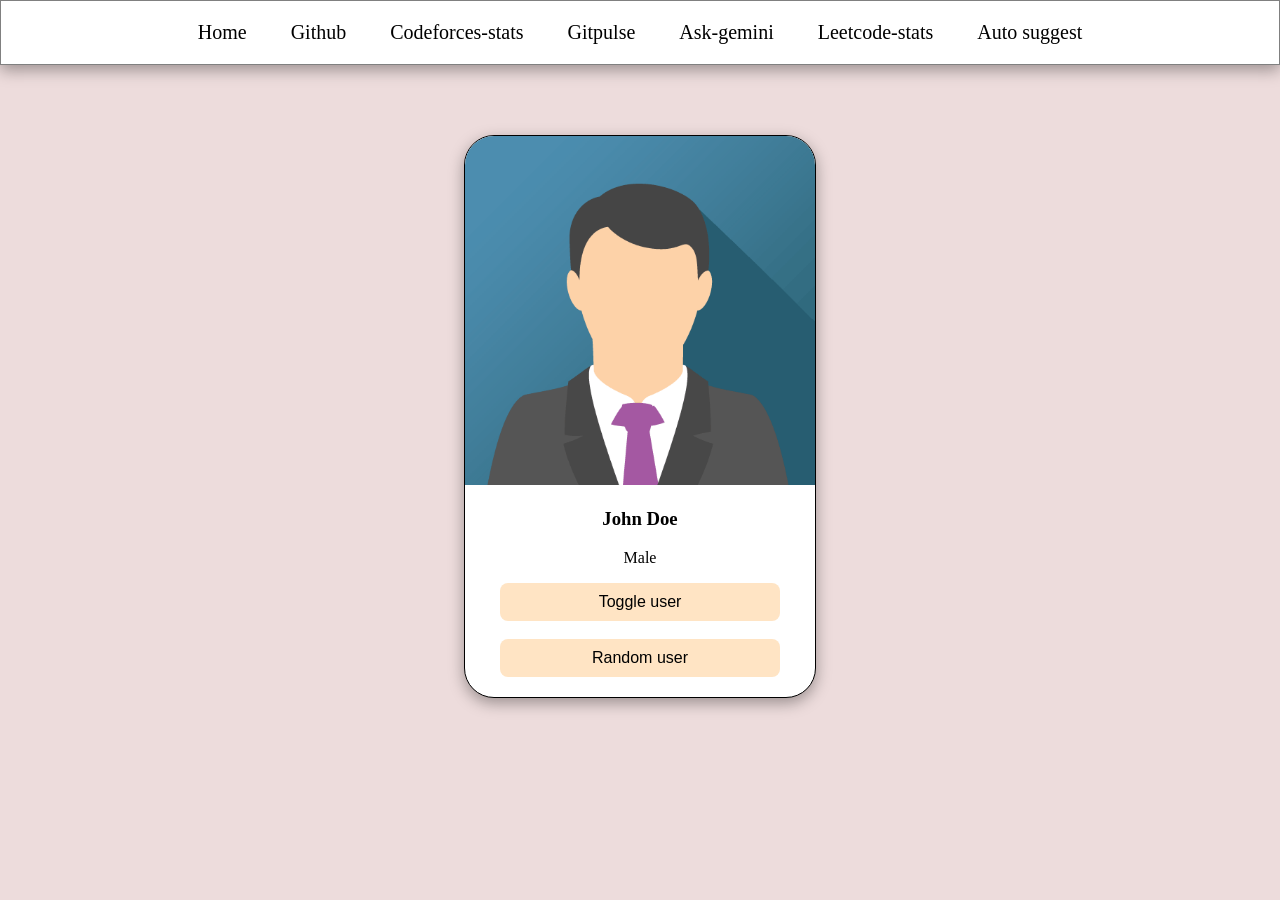
<file: src/main/resources/static/index.html>
<!DOCTYPE html>
<html lang="en">
<head>
    <meta charset="UTF-8">
    <meta name="viewport" content="width=device-width, initial-scale=1.0">
    <title>Document</title>
    <link rel="stylesheet" href="index.css">
</head>
<body>
    <!-- <h1>Welcome to HTML</h1> -->
     <div class="navbar">
        <a href="">Home</a>
        <a href="https://github.com/" target="_blank">Github</a>
        <a href="codeforces-stats.html" target="_blank">Codeforces-stats</a>
        <a href="gitpulse.html" target="_blank">Gitpulse</a>
        <a href="ask-gemini.html" target="_blank">Ask-gemini</a>
        <a href="leetcode-stats.html" target="_blank">Leetcode-stats</a>
        <a href="autosuggest.html" target="_blank">Auto suggest</a>
     </div>
     <div class="card">
        <img id="user-image" src ="john.png" alt="image not found">
        
        <h3 id="user-name">John Doe</h3>
        <p id="user-gender">Male</p>
        <button onclick="toggleuser()">Toggle user</button>
        <br>
        <br>
        <button onclick="randomUser()">Random user</button>
     </div>
    <script src="index.js"></script> 
</body>
</html>
</file>
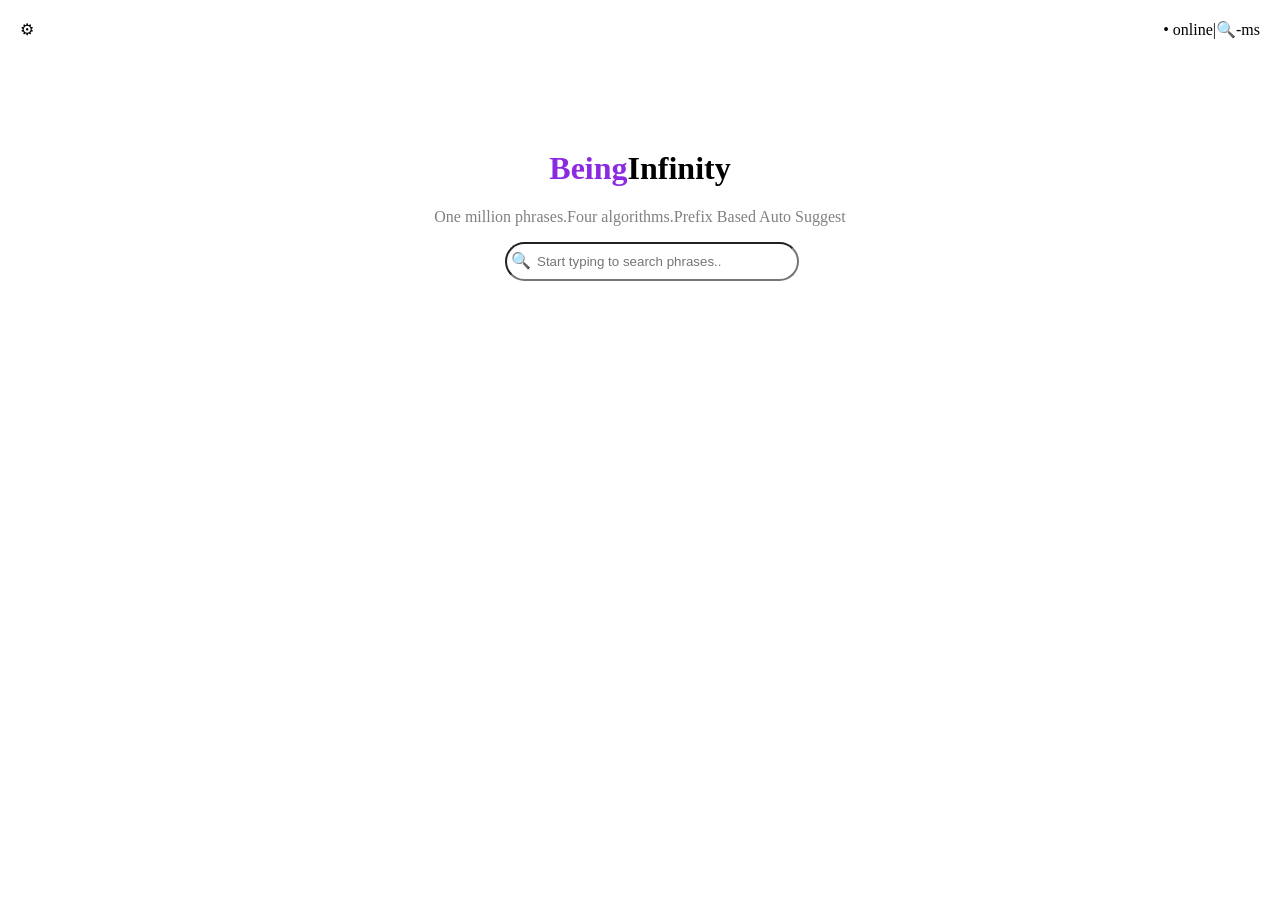
<file: src/main/resources/static/autosuggest.html>
<!DOCTYPE html>
<html lang="en">
<head>
    <meta charset="UTF-8">
    <meta name="viewport" content="width=device-width, initial-scale=1.0">
    <title>Document</title>
    <style>
        body{
            text-align: center;
        }
        .gear{
            position: fixed;
            top: 20px;
            left: 20px;
        }
        .pill{
            position: fixed;
            top: 20px;
            right: 20px;
        }
        .logo{
            margin-top: 150px;
        
        }
        .logofirst{
            color: blueviolet;
        }
        .para{
            color: gray;
        }
        .search-box{
            padding-top: 10px;
            padding-right: 10px;
            padding-bottom: 10px;
            padding-left: 30px;
            border-radius: 30px;
            width: 250px;
           
        }
        .lens{
            position: relative;
            left:30px;
        }
        .search-suggestion{
            width:250px;
            margin: 8px 0 0;
            border-radius: 16px;
            text-align: left;
            margin:0px auto;
            overflow:hidden;
        }
        .suggestion{
            padding:10px 14px;
            border-bottom: 1px solid #f2f2f2;
            font-size: 14px;

        }

    </style>
</head>
<body>
       <span class="gear"> &#9881;</span>
       <span class="pill"> &#8226; online|&#128269;-ms </span>
    <h1 class="logo">
        <span class="logofirst"> Being</span>Infinity</h1>
       <p class="para">One million phrases.Four algorithms.Prefix Based Auto Suggest</p>
       <span class="lens">&#128269;</span>
       <input class="search-box" type="text"
             placeholder="Start typing to search phrases.." >
        <div class="search-suggestion">
          <!-- <div class="suggestion">Data Science</div>
          <div class="suggestion">Cyber Security</div>
          <div class="suggestion">Computer Science</div> -->
        </div>
        <script>
            function getSearchSuggestions(){
                var searcheBox=document.getElementByClassName("search-box");
                var searcheBox=document.getElementByClassName("search-suggestions");
                

            }
        </script>
</body>
</html>
</file>
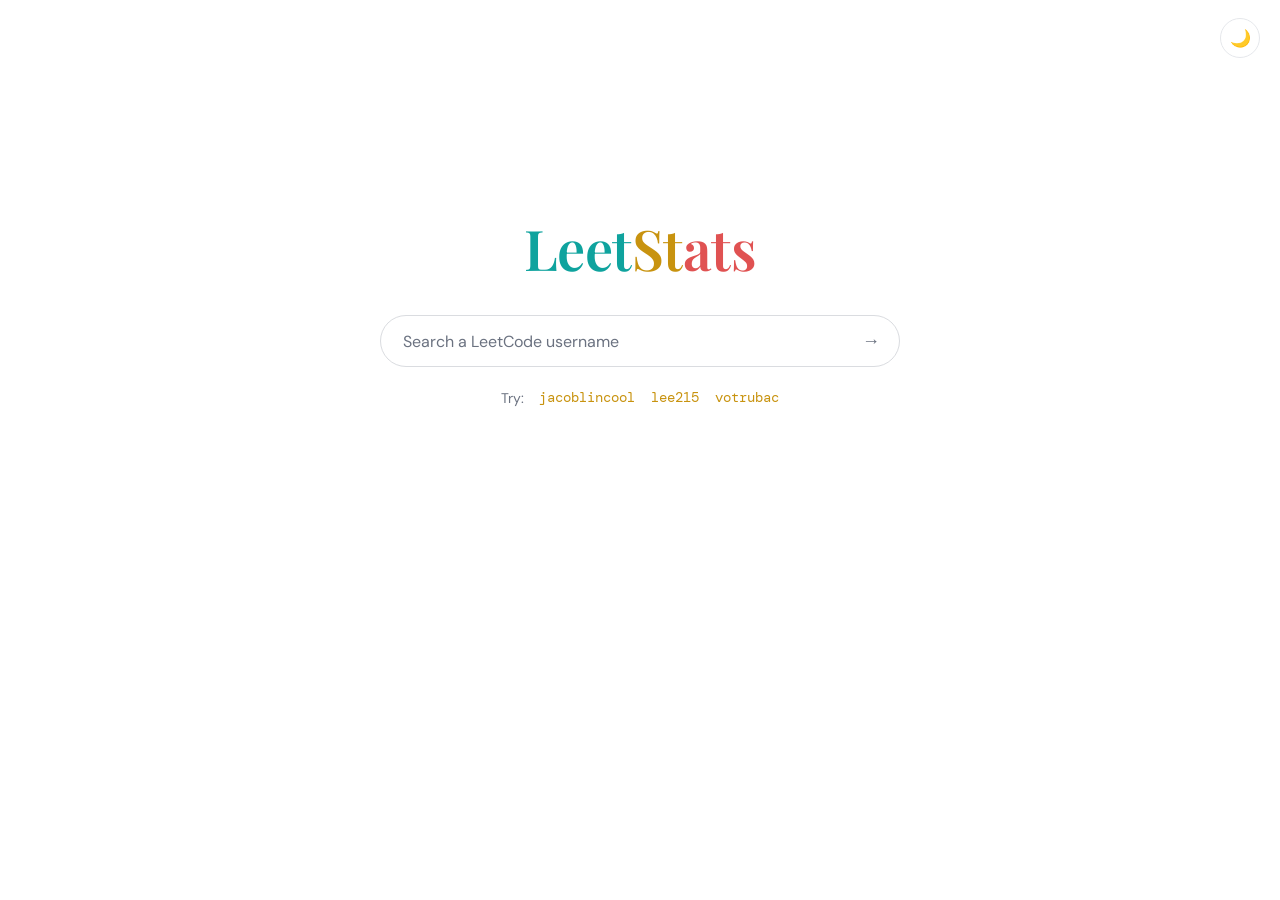
<file: src/main/resources/static/leetcode-stats.html>
<!DOCTYPE html>
<html lang="en" data-theme="light">
<head>
<meta charset="UTF-8">
<meta name="viewport" content="width=device-width, initial-scale=1.0">
<title>LeetStats</title>
<link rel="preconnect" href="https://fonts.googleapis.com">
<link rel="preconnect" href="https://fonts.gstatic.com" crossorigin>
<link href="https://fonts.googleapis.com/css2?family=Playfair+Display:wght@600&family=DM+Sans:wght@400;500;700&family=DM+Mono:wght@400;500&display=swap" rel="stylesheet">
<style>
  :root, [data-theme="light"] {
    --bg: #ffffff;
    --text: #1f2328;
    --muted: #6b7280;
    --line: #e5e7eb;
    --surface: #ffffff;
    --input-border: #dadce0;
    --input-shadow: rgba(32, 33, 36, 0.12);
    --track: #f0f1f3;
    --easy: #0fa39e;
    --medium: #c8930f;
    --hard: #e05252;
    --accent: #c8930f;
    --card-shadow: 0 1px 3px rgba(32, 33, 36, 0.08), 0 8px 28px rgba(32, 33, 36, 0.06);
  }
  [data-theme="dark"] {
    --bg: #0a0b0d;
    --text: #e9e7e2;
    --muted: #8b8f98;
    --line: rgba(255, 255, 255, 0.09);
    --surface: #121418;
    --input-border: rgba(255, 255, 255, 0.14);
    --input-shadow: rgba(0, 0, 0, 0.5);
    --track: rgba(255, 255, 255, 0.08);
    --easy: #3ddad7;
    --medium: #e3b341;
    --hard: #ff6b6b;
    --accent: #e3b341;
    --card-shadow: 0 20px 50px rgba(0, 0, 0, 0.45);
  }

  * { margin: 0; padding: 0; box-sizing: border-box; }

  html, body { height: 100%; }

  body {
    background: var(--bg);
    color: var(--text);
    font-family: "DM Sans", system-ui, sans-serif;
    display: flex;
    flex-direction: column;
    align-items: center;
    transition: background 0.25s, color 0.25s;
  }

  /* theme toggle, top right */
  .theme-toggle {
    position: fixed;
    top: 18px;
    right: 20px;
    width: 40px;
    height: 40px;
    border-radius: 50%;
    border: 1px solid var(--line);
    background: var(--surface);
    color: var(--text);
    font-size: 17px;
    cursor: pointer;
    display: flex;
    align-items: center;
    justify-content: center;
    transition: background 0.25s, border-color 0.25s, transform 0.15s;
    z-index: 10;
  }
  .theme-toggle:hover { transform: scale(1.06); }
  .theme-toggle:focus-visible { outline: 2px solid var(--accent); outline-offset: 2px; }

  main {
    width: 100%;
    max-width: 640px;
    padding: 0 24px 64px;
    display: flex;
    flex-direction: column;
    align-items: center;
    /* Google-style: sits a bit above vertical center when idle */
    margin-top: clamp(96px, 24vh, 210px);
    transition: margin-top 0.45s cubic-bezier(0.3, 0.8, 0.3, 1);
  }
  body.has-result main { margin-top: 72px; }

  .wordmark {
    font-family: "Playfair Display", serif;
    font-weight: 600;
    font-size: clamp(40px, 8vw, 56px);
    letter-spacing: -0.01em;
    margin-bottom: 30px;
    user-select: none;
  }
  .wordmark .l { color: var(--easy); }
  .wordmark .e { color: var(--medium); }
  .wordmark .t { color: var(--hard); }

  /* search */
  .search {
    width: 100%;
    max-width: 520px;
    display: flex;
    align-items: center;
    gap: 12px;
    background: var(--surface);
    border: 1px solid var(--input-border);
    border-radius: 999px;
    padding: 0 8px 0 22px;
    height: 52px;
    transition: box-shadow 0.2s, border-color 0.2s, background 0.25s;
  }
  .search:focus-within {
    box-shadow: 0 2px 10px var(--input-shadow);
    border-color: transparent;
  }
  [data-theme="dark"] .search:focus-within { border-color: var(--accent); box-shadow: none; }

  .search input {
    flex: 1;
    min-width: 0;
    border: none;
    outline: none;
    background: transparent;
    color: var(--text);
    font-family: "DM Mono", monospace;
    font-size: 16px;
  }
  .search input::placeholder { color: var(--muted); font-family: "DM Sans", sans-serif; }

  .search button {
    border: none;
    background: transparent;
    color: var(--muted);
    font-size: 18px;
    width: 40px;
    height: 40px;
    border-radius: 50%;
    cursor: pointer;
    display: flex;
    align-items: center;
    justify-content: center;
    transition: color 0.15s, background 0.15s;
  }
  .search button:hover { color: var(--accent); background: var(--track); }
  .search button:focus-visible { outline: 2px solid var(--accent); outline-offset: 1px; }
  .search button:disabled { opacity: 0.45; cursor: wait; }

  .try {
    margin-top: 20px;
    font-size: 14px;
    color: var(--muted);
    display: flex;
    gap: 14px;
    align-items: center;
    flex-wrap: wrap;
    justify-content: center;
  }
  .try button {
    background: none;
    border: none;
    padding: 2px 1px;
    color: var(--accent);
    font-family: "DM Mono", monospace;
    font-size: 13.5px;
    cursor: pointer;
    border-bottom: 1px dashed transparent;
    transition: border-color 0.15s;
  }
  .try button:hover { border-bottom-color: var(--accent); }
  .try button:focus-visible { outline: 2px solid var(--accent); outline-offset: 2px; }

  /* states */
  .loader {
    margin-top: 52px;
    width: 34px; height: 34px;
    border: 3px solid var(--track);
    border-top-color: var(--accent);
    border-radius: 50%;
    animation: spin 0.8s linear infinite;
  }
  @keyframes spin { to { transform: rotate(360deg); } }

  .error {
    margin-top: 44px;
    text-align: center;
    color: var(--muted);
    font-size: 14.5px;
    line-height: 1.6;
    max-width: 420px;
  }
  .error b { color: var(--hard); font-weight: 700; display: block; margin-bottom: 4px; }

  /* card */
  .card {
    width: 100%;
    margin-top: 44px;
    background: var(--surface);
    border: 1px solid var(--line);
    border-radius: 18px;
    padding: 30px 34px;
    box-shadow: var(--card-shadow);
    animation: rise 0.45s cubic-bezier(0.2, 0.7, 0.3, 1) both;
    transition: background 0.25s, border-color 0.25s;
  }
  @keyframes rise {
    from { opacity: 0; transform: translateY(14px); }
    to   { opacity: 1; transform: translateY(0); }
  }

  .card-head {
    display: flex;
    justify-content: space-between;
    align-items: baseline;
    gap: 10px;
    flex-wrap: wrap;
    margin-bottom: 26px;
  }
  .card-head a {
    font-family: "Playfair Display", serif;
    font-size: 23px;
    font-weight: 600;
    color: var(--text);
    text-decoration: none;
  }
  .card-head a:hover { color: var(--accent); }
  .card-head .rank {
    font-family: "DM Mono", monospace;
    font-size: 13px;
    color: var(--muted);
  }
  .card-head .rank b { color: var(--accent); font-weight: 500; }

  .card-body {
    display: grid;
    grid-template-columns: 168px 1fr;
    gap: 34px;
    align-items: center;
  }

  .ring-wrap { position: relative; width: 168px; height: 168px; margin: 0 auto; }
  .ring-wrap svg { transform: rotate(-90deg); display: block; }
  .ring-track { fill: none; stroke: var(--track); stroke-width: 9; }
  .ring-fill {
    fill: none;
    stroke: var(--accent);
    stroke-width: 9;
    stroke-linecap: round;
    transition: stroke-dashoffset 1.1s cubic-bezier(0.3, 0.8, 0.3, 1), stroke 0.25s;
  }
  .ring-center {
    position: absolute; inset: 0;
    display: flex; flex-direction: column;
    align-items: center; justify-content: center;
  }
  .ring-center .big {
    font-family: "DM Mono", monospace;
    font-size: 36px;
    line-height: 1;
  }
  .ring-center .small {
    color: var(--muted);
    font-size: 11.5px;
    margin-top: 6px;
    letter-spacing: 0.06em;
    text-transform: uppercase;
  }

  .bars { display: flex; flex-direction: column; gap: 18px; }
  .bar-top {
    display: flex;
    justify-content: space-between;
    align-items: baseline;
    margin-bottom: 7px;
  }
  .bar-top .label {
    font-size: 12.5px;
    font-weight: 700;
    letter-spacing: 0.09em;
    text-transform: uppercase;
  }
  .bar-top .nums {
    font-family: "DM Mono", monospace;
    font-size: 13px;
    color: var(--muted);
  }
  .bar-top .nums b { color: var(--text); font-weight: 500; }
  .bar-track { height: 7px; border-radius: 99px; background: var(--track); overflow: hidden; }
  .bar-fill { height: 100%; width: 0; border-radius: 99px; transition: width 1.1s cubic-bezier(0.3, 0.8, 0.3, 1); }
  .easy   .label { color: var(--easy); }   .easy   .bar-fill { background: var(--easy); }
  .medium .label { color: var(--medium); } .medium .bar-fill { background: var(--medium); }
  .hard   .label { color: var(--hard); }   .hard   .bar-fill { background: var(--hard); }

  .hidden { display: none !important; }

  @media (max-width: 540px) {
    .card { padding: 24px 20px; }
    .card-body { grid-template-columns: 1fr; gap: 26px; }
  }

  @media (prefers-reduced-motion: reduce) {
    * { animation: none !important; transition: none !important; }
  }
</style>
</head>
<body>
  <button class="theme-toggle" id="theme-toggle" aria-label="Switch theme" title="Switch theme">🌙</button>

  <main>
    <h1 class="wordmark"><span class="l">Leet</span><span class="e">St</span><span class="t">ats</span></h1>

    <div class="search">
      <input id="username" type="text" placeholder="Search a LeetCode username" autocomplete="off" spellcheck="false" aria-label="LeetCode username">
      <button id="go" aria-label="Fetch stats" title="Fetch stats">→</button>
    </div>

    <div class="try">
      <span>Try:</span>
      <button data-u="jacoblincool">jacoblincool</button>
      <button data-u="lee215">lee215</button>
      <button data-u="votrubac">votrubac</button>
    </div>

    <div id="loading" class="loader hidden" role="status" aria-label="Loading"></div>

    <div id="error" class="error hidden" role="alert">
      <b>Couldn't fetch that profile</b>
      <span id="error-msg"></span>
    </div>

    <section id="card" class="card hidden" aria-live="polite">
      <div class="card-head">
        <a id="profile-link" href="#" target="_blank" rel="noopener"></a>
        <span class="rank">Rank <b id="ranking">—</b></span>
      </div>
      <div class="card-body">
        <div class="ring-wrap">
          <svg width="168" height="168" viewBox="0 0 168 168" aria-hidden="true">
            <circle class="ring-track" cx="84" cy="84" r="74"></circle>
            <circle class="ring-fill" id="ring" cx="84" cy="84" r="74"></circle>
          </svg>
          <div class="ring-center">
            <div class="big" id="total-solved">0</div>
            <div class="small" id="total-label">solved</div>
          </div>
        </div>
        <div class="bars">
          <div class="bar-row easy">
            <div class="bar-top"><span class="label">Easy</span>
              <span class="nums"><b id="easy-solved">0</b> / <span id="easy-total">0</span></span></div>
            <div class="bar-track"><div class="bar-fill" id="easy-bar"></div></div>
          </div>
          <div class="bar-row medium">
            <div class="bar-top"><span class="label">Medium</span>
              <span class="nums"><b id="medium-solved">0</b> / <span id="medium-total">0</span></span></div>
            <div class="bar-track"><div class="bar-fill" id="medium-bar"></div></div>
          </div>
          <div class="bar-row hard">
            <div class="bar-top"><span class="label">Hard</span>
              <span class="nums"><b id="hard-solved">0</b> / <span id="hard-total">0</span></span></div>
            <div class="bar-track"><div class="bar-fill" id="hard-bar"></div></div>
          </div>
        </div>
      </div>
    </section>
  </main>

<script>
(function () {
  "use strict";

  /* ---------- theme ---------- */
  var root = document.documentElement;
  var toggle = document.getElementById("theme-toggle");
  var prefersDark = window.matchMedia("(prefers-color-scheme: dark)").matches;
  setTheme(prefersDark ? "dark" : "light");

  function setTheme(t) {
    root.setAttribute("data-theme", t);
    toggle.textContent = t === "dark" ? "☀️" : "🌙";
  }
  toggle.addEventListener("click", function () {
    setTheme(root.getAttribute("data-theme") === "dark" ? "light" : "dark");
  });

  /* ---------- elements ---------- */
  var input = document.getElementById("username");
  var goBtn = document.getElementById("go");
  var loadingEl = document.getElementById("loading");
  var errorEl = document.getElementById("error");
  var errorMsg = document.getElementById("error-msg");
  var cardEl = document.getElementById("card");

  var RING_R = 74;
  var RING_C = 2 * Math.PI * RING_R;
  var ring = document.getElementById("ring");
  ring.setAttribute("stroke-dasharray", RING_C);
  ring.setAttribute("stroke-dashoffset", RING_C);

  /* ---------- data sources (tried in order) ---------- */
  var SOURCES = [
    {
      url: function (u) { return "https://leetcode-api-faisalshohag.vercel.app/" + encodeURIComponent(u); },
      parse: function (d) {
        if (!d || d.errors || d.totalSolved === undefined) return null;
        return pick(d);
      }
    },
    {
      url: function (u) { return "https://alfa-leetcode-api.onrender.com/userProfile/" + encodeURIComponent(u); },
      parse: function (d) {
        if (!d || d.errors || d.totalSolved === undefined) return null;
        return pick(d);
      }
    },
    {
      url: function (u) { return "https://leetcode-stats-api.herokuapp.com/" + encodeURIComponent(u); },
      parse: function (d) {
        if (!d || d.status !== "success") return null;
        return pick(d);
      }
    }
  ];

  function pick(d) {
    return {
      totalSolved: d.totalSolved, totalQuestions: d.totalQuestions,
      easySolved: d.easySolved, totalEasy: d.totalEasy,
      mediumSolved: d.mediumSolved, totalMedium: d.totalMedium,
      hardSolved: d.hardSolved, totalHard: d.totalHard,
      ranking: d.ranking
    };
  }

  function fetchWithTimeout(url, ms) {
    var ctrl = new AbortController();
    var t = setTimeout(function () { ctrl.abort(); }, ms);
    return fetch(url, { signal: ctrl.signal })
      .then(function (r) { return r.json(); })
      .finally(function () { clearTimeout(t); });
  }

  function fetchStats(username) {
    var i = 0;
    function tryNext() {
      if (i >= SOURCES.length) return Promise.reject(new Error("all sources failed"));
      var src = SOURCES[i++];
      return fetchWithTimeout(src.url(username), 12000)
        .then(function (json) {
          var parsed = src.parse(json);
          return parsed || tryNext();
        })
        .catch(function () { return tryNext(); });
    }
    return tryNext();
  }

  /* ---------- rendering ---------- */
  function fmt(n) {
    if (n === null || n === undefined || isNaN(n)) return "—";
    return Number(n).toLocaleString("en-US");
  }

  function countUp(el, target, ms) {
    var reduce = window.matchMedia("(prefers-reduced-motion: reduce)").matches;
    if (reduce || !target) { el.textContent = fmt(target || 0); return; }
    var start = performance.now();
    (function step(now) {
      var p = Math.min(((now || performance.now()) - start) / ms, 1);
      var eased = 1 - Math.pow(1 - p, 3);
      el.textContent = fmt(Math.round(target * eased));
      if (p < 1) requestAnimationFrame(step);
    })();
  }

  function setBar(id, solved, total) {
    var pct = total > 0 ? (solved / total) * 100 : 0;
    document.getElementById(id).style.width = Math.max(pct, solved > 0 ? 2 : 0) + "%";
  }

  function render(username, s) {
    var link = document.getElementById("profile-link");
    link.textContent = username;
    link.href = "https://leetcode.com/u/" + encodeURIComponent(username) + "/";

    document.getElementById("ranking").textContent = "#" + fmt(s.ranking);
    document.getElementById("total-label").textContent = "of " + fmt(s.totalQuestions);
    document.getElementById("easy-solved").textContent = fmt(s.easySolved);
    document.getElementById("easy-total").textContent = fmt(s.totalEasy);
    document.getElementById("medium-solved").textContent = fmt(s.mediumSolved);
    document.getElementById("medium-total").textContent = fmt(s.totalMedium);
    document.getElementById("hard-solved").textContent = fmt(s.hardSolved);
    document.getElementById("hard-total").textContent = fmt(s.totalHard);

    document.body.classList.add("has-result");
    cardEl.classList.remove("hidden");

    requestAnimationFrame(function () {
      requestAnimationFrame(function () {
        countUp(document.getElementById("total-solved"), s.totalSolved, 1100);
        var pct = s.totalQuestions > 0 ? s.totalSolved / s.totalQuestions : 0;
        ring.setAttribute("stroke-dashoffset", RING_C * (1 - pct));
        setBar("easy-bar", s.easySolved, s.totalEasy);
        setBar("medium-bar", s.mediumSolved, s.totalMedium);
        setBar("hard-bar", s.hardSolved, s.totalHard);
      });
    });
  }

  function resetCard() {
    ring.setAttribute("stroke-dashoffset", RING_C);
    ["easy-bar", "medium-bar", "hard-bar"].forEach(function (id) {
      document.getElementById(id).style.width = "0";
    });
    document.getElementById("total-solved").textContent = "0";
  }

  /* ---------- flow ---------- */
  var busy = false;

  function lookup(username) {
    username = (username || "").trim();
    if (!username || busy) return;
    busy = true;

    input.value = username;
    goBtn.disabled = true;
    errorEl.classList.add("hidden");
    cardEl.classList.add("hidden");
    resetCard();
    loadingEl.classList.remove("hidden");

    fetchStats(username)
      .then(function (stats) {
        loadingEl.classList.add("hidden");
        render(username, stats);
      })
      .catch(function () {
        loadingEl.classList.add("hidden");
        errorMsg.textContent = 'No stats found for "' + username +
          '". Check the spelling, or the public stats APIs may be briefly busy — try again in a moment.';
        errorEl.classList.remove("hidden");
      })
      .finally(function () {
        goBtn.disabled = false;
        busy = false;
      });
  }

  goBtn.addEventListener("click", function () { lookup(input.value); });
  input.addEventListener("keydown", function (e) { if (e.key === "Enter") lookup(input.value); });
  document.querySelectorAll(".try button").forEach(function (b) {
    b.addEventListener("click", function () { lookup(b.dataset.u); });
  });
})();
</script>
</body>
</html>
</file>
<file: src/main/resources/static/index.css>
body{
    margin: 0px;
    background-color: rgb(237, 220, 220);
    
}   
h1{
    color: green;
}
.navbar{
    border-style: solid;
    border-width: 1px;
    border-color: gray;
    padding: 20px;
    text-align: center;
    background-color: white;
    box-shadow: rgba(0, 0, 0, 0.35) 0px 5px 15px;
}
.navbar a{
    padding: 20px;
    text-decoration: none;
    color: black;
    font-size: 20px;
}
.navbar a:hover{
    color: rebeccapurple;
    background-color: rgb(184, 235, 235);
}
.card{
    border:1px solid black;
    width: 350px;
    border-radius: 30px;
    text-align: center;
    margin-top: 70px;
    overflow: hidden;
    margin-left: auto;
    margin-right: auto;
    padding-bottom: 20px;
    background-color: white;
    box-shadow: rgba(0, 0, 0, 0.35) 0px 5px 15px;
}
.card img{
    width: 100%;
}
.card button{
    border-style:none;
    padding: 10px;
    width: 80%;
    border-radius: 8px;
    font-size: 16px;
    background-color: bisque;
};
</file>
